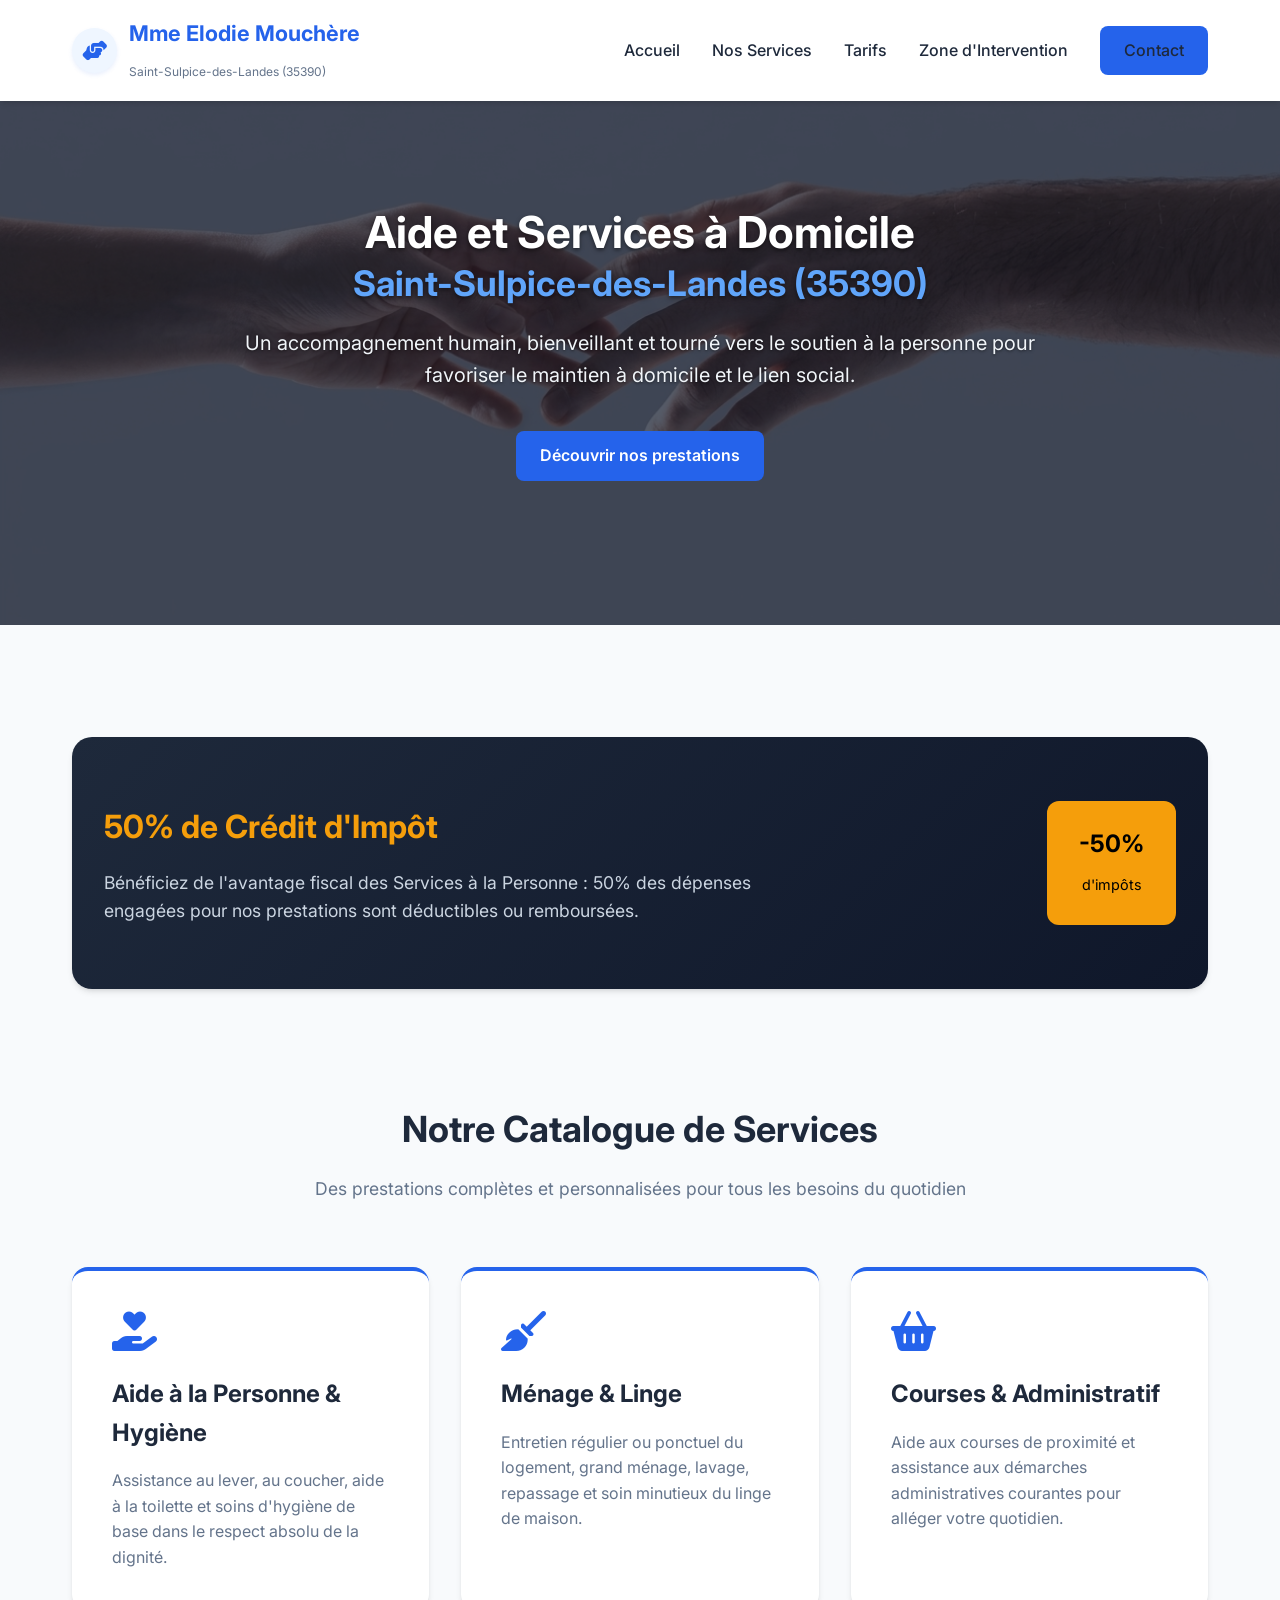
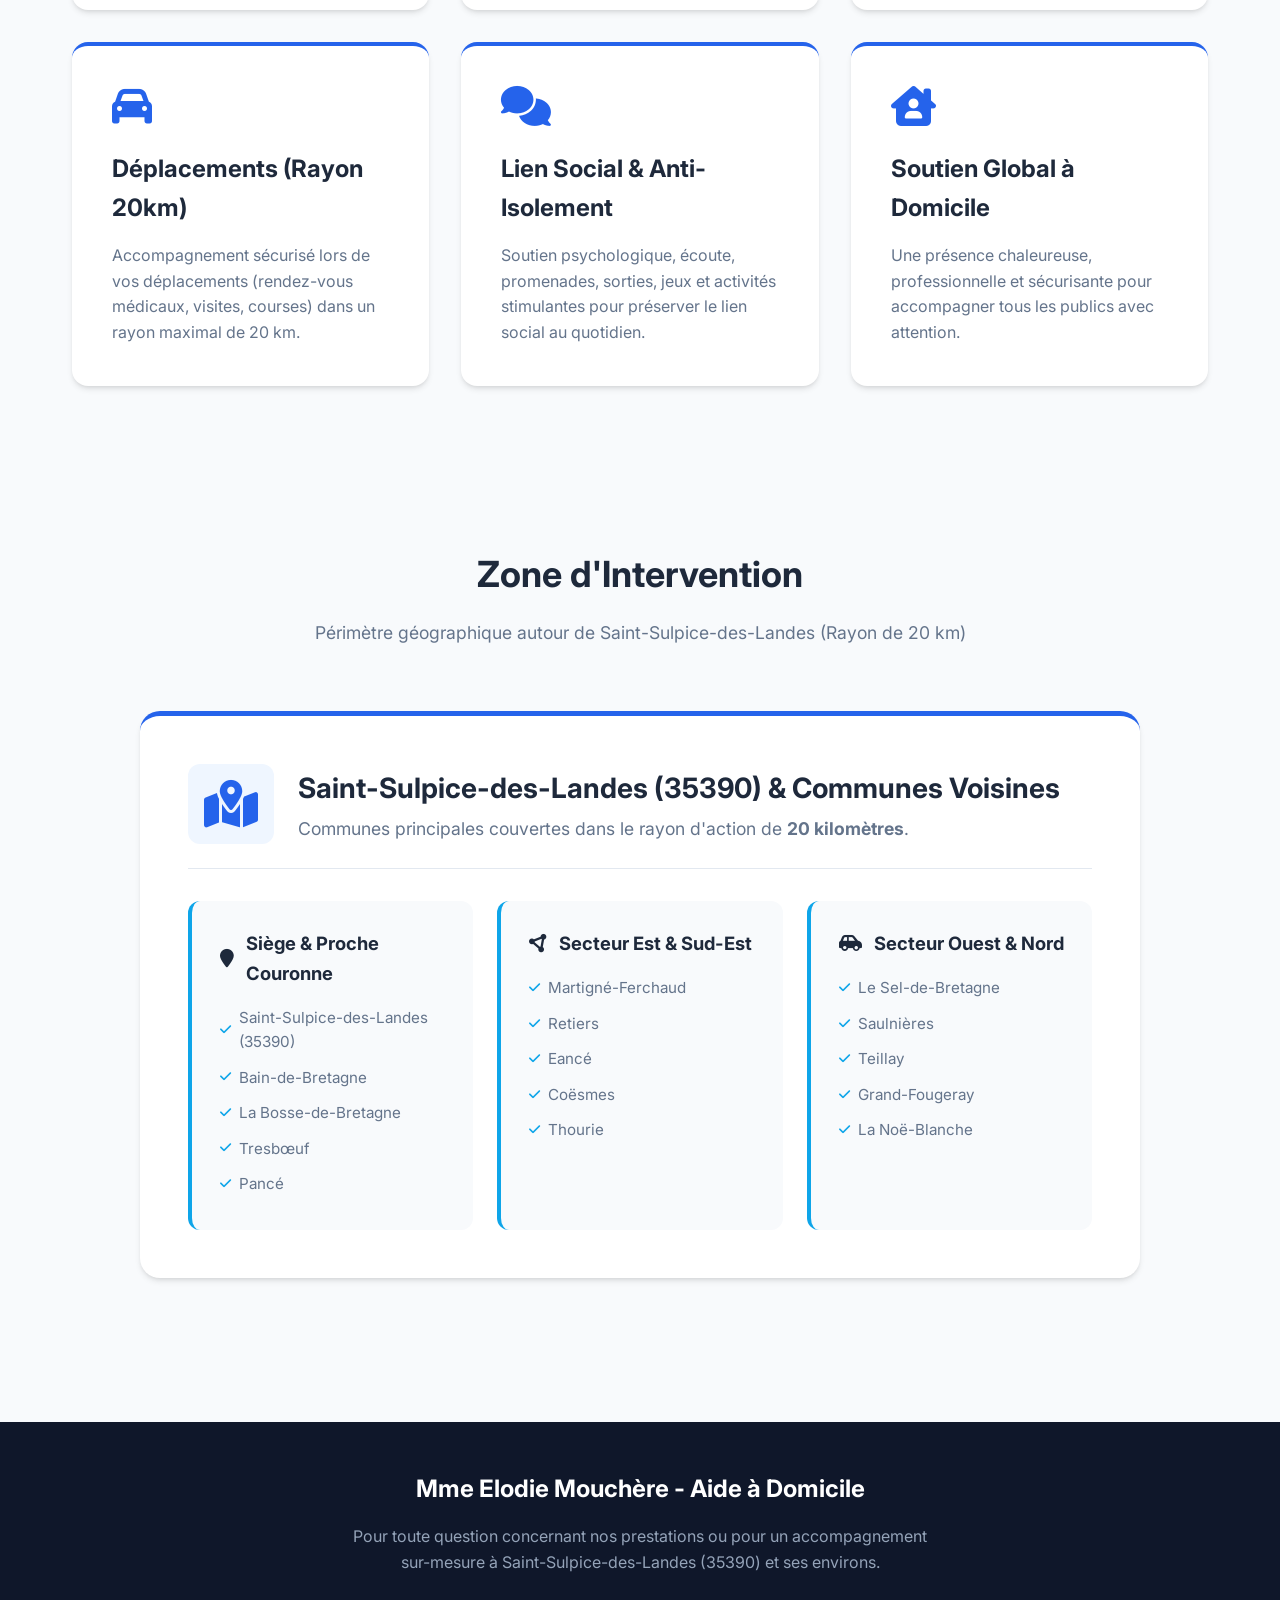
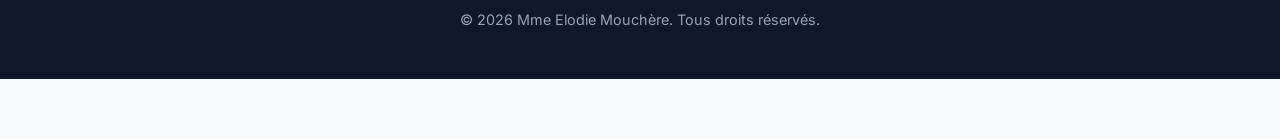
<file: site/index.html>
<!DOCTYPE html>
<html lang="fr">
<head>
    <meta charset="UTF-8">
    <meta name="viewport" content="width=device-width, initial-scale=1.0">
    <title>Mme Elodie Mouchère | Aide et Services à Domicile à Saint-Sulpice-des-Landes (35390)</title>
    <link href="https://fonts.googleapis.com/css2?family=Inter:wght@300;400;500;600;700&display=swap" rel="stylesheet">
    <link rel="stylesheet" href="https://cdnjs.cloudflare.com/ajax/libs/font-awesome/6.4.0/css/all.min.css">
    <style>
        :root {
            --primary: #2563eb; --primary-dark: #1d4ed8; --secondary: #0ea5e9; --accent: #f59e0b;
            --text-dark: #1e293b; --text-light: #64748b; --bg-light: #f8fafc; --white: #ffffff;
            --shadow: 0 4px 6px -1px rgb(0 0 0 / 0.1), 0 2px 4px -2px rgb(0 0 0 / 0.1); --transition: all 0.3s ease;
        }
        * { margin: 0; padding: 0; box-sizing: border-box; }
        body { font-family: 'Inter', sans-serif; color: var(--text-dark); background-color: var(--bg-light); line-height: 1.6; padding-bottom: 60px; }
        header { background: var(--white); box-shadow: var(--shadow); position: fixed; width: 100%; top: 0; z-index: 1000; }
        .nav-container { max-width: 1200px; margin: 0 auto; padding: 1rem 2rem; display: flex; justify-content: space-between; align-items: center; }
        .logo { font-weight: 700; font-size: 1.35rem; color: var(--primary); text-decoration: none; display: flex; align-items: center; gap: 0.75rem; }
        .logo-icon { background: #eff6ff; color: var(--primary); width: 45px; height: 45px; display: flex; align-items: center; justify-content: center; border-radius: 50%; font-size: 1.25rem; box-shadow: 0 2px 4px rgba(37, 99, 235, 0.1); }
        .nav-links { display: flex; gap: 2rem; list-style: none; align-items: center; }
        .nav-links a { text-decoration: none; color: var(--text-dark); font-weight: 500; transition: var(--transition); }
        .nav-links a:hover { color: var(--primary); }
        .btn { background: var(--primary); color: var(--white); padding: 0.75rem 1.5rem; border-radius: 8px; text-decoration: none; font-weight: 600; transition: var(--transition); display: inline-block; border: none; cursor: pointer; }
        .btn:hover { background: var(--primary-dark); transform: translateY(-2px); }
        .hero { padding: 13rem 2rem 9rem; position: relative; text-align: center; color: var(--white); overflow: hidden; }
        .hero-bg { position: absolute; top: 0; left: 0; width: 100%; height: 100%; background-image: url('mains.jpg'); background-size: cover; background-position: center; z-index: -1; }
        .hero-overlay { position: absolute; top: 0; left: 0; width: 100%; height: 100%; background: rgba(15, 23, 42, 0.7); z-index: -1; }
        .hero-content { max-width: 800px; margin: 0 auto; }
        .hero h1 { font-size: 2.75rem; color: var(--white); margin-bottom: 1.5rem; font-weight: 700; text-shadow: 0 2px 4px rgba(0,0,0,0.5); line-height: 1.1; }
        .hero h1 span { display: block; font-size: 0.8em; color: #60a5fa; margin-top: 0.5rem; }
        .hero p { font-size: 1.25rem; color: #f1f5f9; margin-bottom: 2.5rem; text-shadow: 0 1px 3px rgba(0,0,0,0.5); }
        .section { padding: 5rem 2rem; max-width: 1200px; margin: 0 auto; }
        .section-title { text-align: center; font-size: 2.25rem; margin-bottom: 1rem; font-weight: 700; }
        .section-subtitle { text-align: center; color: var(--text-light); margin-bottom: 4rem; font-size: 1.1rem; }
        .grid-3 { display: grid; grid-template-columns: repeat(auto-fit, minmax(300px, 1fr)); gap: 2rem; }
        .card { background: var(--white); padding: 2.5rem; border-radius: 16px; box-shadow: var(--shadow); transition: var(--transition); border-top: 4px solid var(--primary); }
        .card:hover { transform: translateY(-5px); box-shadow: 0 10px 20px -5px rgb(0 0 0 / 0.1); }
        .card i { font-size: 2.5rem; color: var(--primary); margin-bottom: 1.5rem; }
        .card h3 { font-size: 1.5rem; margin-bottom: 1rem; }
        .card p { color: var(--text-light); }
        .tax-banner { background: linear-gradient(135deg, #1e293b 0%, #0f172a 100%); color: var(--white); padding: 4rem 2rem; border-radius: 20px; max-width: 1200px; margin: 2rem auto; display: flex; align-items: center; justify-content: space-between; gap: 2rem; box-shadow: var(--shadow); }
        .tax-content h2 { font-size: 2rem; margin-bottom: 1rem; color: var(--accent); }
        .tax-content p { font-size: 1.1rem; color: #cbd5e1; max-width: 700px; }
        .tax-badge { background: var(--accent); color: #000; font-weight: 700; padding: 1.5rem 2rem; border-radius: 12px; text-align: center; font-size: 1.5rem; flex-shrink: 0; }
        .zone-visual-card { background: var(--white); padding: 3rem; border-radius: 20px; box-shadow: var(--shadow); max-width: 1000px; margin: 0 auto; border-top: 5px solid var(--primary); }
        .zone-header { display: flex; align-items: center; gap: 1.5rem; margin-bottom: 2rem; border-bottom: 1px solid #e2e8f0; padding-bottom: 1.5rem; }
        .zone-header i { font-size: 3rem; color: var(--primary); background: #eff6ff; padding: 1rem; border-radius: 12px; }
        .zone-header h3 { font-size: 1.75rem; color: var(--text-dark); margin-bottom: 0.25rem; }
        .zone-header p { color: var(--text-light); font-size: 1.1rem; }
        .zone-details-grid { display: grid; grid-template-columns: repeat(auto-fit, minmax(280px, 1fr)); gap: 1.5rem; }
        .zone-box { background: var(--bg-light); padding: 1.75rem; border-radius: 12px; border-left: 4px solid var(--secondary); }
        .zone-box h4 { font-size: 1.15rem; margin-bottom: 0.75rem; color: var(--text-dark); display: flex; align-items: center; gap: 0.75rem; }
        .zone-box ul { list-style: none; padding-left: 0; }
        .zone-box li { padding: 0.35rem 0; color: var(--text-light); display: flex; align-items: center; gap: 0.5rem; font-size: 0.95rem; }
        .zone-box li i { color: var(--secondary); font-size: 0.8rem; }
        footer { background: #0f172a; color: var(--white); padding: 3rem 2rem; text-align: center; margin-top: 4rem; }
        footer p { color: #94a3b8; }
        
        /* Barre de navigation mobile fixe en bas */
        .mobile-bottom-nav { display: none; }

        @media (max-width: 768px) { 
            .nav-links { display: none; } 
            .hero h1 { font-size: 2.25rem; } 
            .tax-banner { flex-direction: column; text-align: center; } 
            .zone-header { flex-direction: column; text-align: center; } 
            
            .mobile-bottom-nav {
                display: flex;
                position: fixed;
                bottom: 0;
                left: 0;
                width: 100%;
                background: var(--white);
                box-shadow: 0 -2px 10px rgba(0,0,0,0.1);
                justify-content: space-around;
                padding: 0.5rem 0;
                z-index: 1000;
            }
            .mobile-bottom-nav a {
                text-decoration: none;
                color: var(--text-dark);
                font-size: 0.75rem;
                display: flex;
                flex-direction: column;
                align-items: center;
                gap: 0.25krem;
                font-weight: 500;
            }
            .mobile-bottom-nav a i {
                font-size: 1.25rem;
                color: var(--primary);
            }
        }
    </style>
</head>
<body>
    <header>
        <div class="nav-container">
            <a href="#" class="logo">
                <div class="logo-icon"><i class="fa-solid fa-handshake-angle"></i></div>
                <span>Mme Elodie Mouchère<br><small style="font-size: 0.75rem; font-weight: normal; color: var(--text-light);">Saint-Sulpice-des-Landes (35390)</small></span>
            </a>
            <ul class="nav-links">
                <li><a href="#accueil">Accueil</a></li>
                <li><a href="#services">Nos Services</a></li>
                <li><a href="tarifs.html">Tarifs</a></li>
                <li><a href="#zone">Zone d'Intervention</a></li>
                <li><a href="#contact" class="btn">Contact</a></li>
            </ul>
        </div>
    </header>
    <section id="accueil" class="hero">
        <div class="hero-bg"></div>
        <div class="hero-overlay"></div>
        <div class="hero-content">
            <h1>Aide et Services à Domicile <span>Saint-Sulpice-des-Landes (35390)</span></h1>
            <p>Un accompagnement humain, bienveillant et tourné vers le soutien à la personne pour favoriser le maintien à domicile et le lien social.</p>
            <a href="#services" class="btn">Découvrir nos prestations</a>
        </div>
    </section>
    <section id="avantage" class="section" style="padding-bottom: 0;">
        <div class="tax-banner">
            <div class="tax-content">
                <h2>50% de Crédit d'Impôt</h2>
                <p>Bénéficiez de l'avantage fiscal des Services à la Personne : 50% des dépenses engagées pour nos prestations sont déductibles ou remboursées.</p>
            </div>
            <div class="tax-badge">-50%<br><span style="font-size: 0.9rem; font-weight: normal;">d'impôts</span></div>
        </div>
    </section>
    <section id="services" class="section">
        <h2 class="section-title">Notre Catalogue de Services</h2>
        <p class="section-subtitle">Des prestations complètes et personnalisées pour tous les besoins du quotidien</p>
        <div class="grid-3">
            <div class="card"><i class="fa-solid fa-hand-holding-heart"></i><h3>Aide à la Personne & Hygiène</h3><p>Assistance au lever, au coucher, aide à la toilette et soins d'hygiène de base dans le respect absolu de la dignité.</p></div>
            <div class="card"><i class="fa-solid fa-broom"></i><h3>Ménage & Linge</h3><p>Entretien régulier ou ponctuel du logement, grand ménage, lavage, repassage et soin minutieux du linge de maison.</p></div>
            <div class="card"><i class="fa-solid fa-basket-shopping"></i><h3>Courses & Administratif</h3><p>Aide aux courses de proximité et assistance aux démarches administratives courantes pour alléger votre quotidien.</p></div>
            <div class="card"><i class="fa-solid fa-car"></i><h3>Déplacements (Rayon 20km)</h3><p>Accompagnement sécurisé lors de vos déplacements (rendez-vous médicaux, visites, courses) dans un rayon maximal de 20 km.</p></div>
            <div class="card"><i class="fa-solid fa-comments"></i><h3>Lien Social & Anti-Isolement</h3><p>Soutien psychologique, écoute, promenades, sorties, jeux et activités stimulantes pour préserver le lien social au quotidien.</p></div>
            <div class="card"><i class="fa-solid fa-house-chimney-user"></i><h3>Soutien Global à Domicile</h3><p>Une présence chaleureuse, professionnelle et sécurisante pour accompagner tous les publics avec attention.</p></div>
        </div>
    </section>
    <section id="zone" class="section">
        <h2 class="section-title">Zone d'Intervention</h2>
        <p class="section-subtitle">Périmètre géographique autour de Saint-Sulpice-des-Landes (Rayon de 20 km)</p>
        <div class="zone-visual-card">
            <div class="zone-header">
                <i class="fa-solid fa-map-location-dot"></i>
                <div>
                    <h3>Saint-Sulpice-des-Landes (35390) & Communes Voisines</h3>
                    <p>Communes principales couvertes dans le rayon d'action de <strong>20 kilomètres</strong>.</p>
                </div>
            </div>
            <div class="zone-details-grid">
                <div class="zone-box">
                    <h4><i class="fa-solid fa-location-pin"></i> Siège & Proche Couronne</h4>
                    <ul><li><i class="fa-solid fa-check"></i> Saint-Sulpice-des-Landes (35390)</li><li><i class="fa-solid fa-check"></i> Bain-de-Bretagne</li><li><i class="fa-solid fa-check"></i> La Bosse-de-Bretagne</li><li><i class="fa-solid fa-check"></i> Tresbœuf</li><li><i class="fa-solid fa-check"></i> Pancé</li></ul>
                </div>
                <div class="zone-box">
                    <h4><i class="fa-solid fa-circle-nodes"></i> Secteur Est & Sud-Est</h4>
                    <ul><li><i class="fa-solid fa-check"></i> Martigné-Ferchaud</li><li><i class="fa-solid fa-check"></i> Retiers</li><li><i class="fa-solid fa-check"></i> Eancé</li><li><i class="fa-solid fa-check"></i> Coësmes</li><li><i class="fa-solid fa-check"></i> Thourie</li></ul>
                </div>
                <div class="zone-box">
                    <h4><i class="fa-solid fa-car-side"></i> Secteur Ouest & Nord</h4>
                    <ul><li><i class="fa-solid fa-check"></i> Le Sel-de-Bretagne</li><li><i class="fa-solid fa-check"></i> Saulnières</li><li><i class="fa-solid fa-check"></i> Teillay</li><li><i class="fa-solid fa-check"></i> Grand-Fougeray</li><li><i class="fa-solid fa-check"></i> La Noë-Blanche</li></ul>
                </div>
            </div>
        </div>
    </section>
    <footer>
        <div class="section-content" style="max-width: 600px; margin: 0 auto; text-align: center;">
            <h2 style="margin-bottom: 1rem; color: var(--white);">Mme Elodie Mouchère - Aide à Domicile</h2>
            <p style="margin-bottom: 2rem;">Pour toute question concernant nos prestations ou pour un accompagnement sur-mesure à Saint-Sulpice-des-Landes (35390) et ses environs.</p>
            <p style="font-size: 0.9rem;">&copy; 2026 Mme Elodie Mouchère. Tous droits réservés.</p>
        </div>
    </footer>

    <!-- Barre de navigation mobile -->
    <nav class="mobile-bottom-nav">
        <a href="#accueil"><i class="fa-solid fa-house"></i>Accueil</a>
        <a href="#services"><i class="fa-solid fa-list-check"></i>Services</a>
        <a href="tarifs.html"><i class="fa-solid fa-tags"></i>Tarifs</a>
        <a href="#zone"><i class="fa-solid fa-map-location-dot"></i>Zone</a>
    </nav>
</body>
</html>
</file>
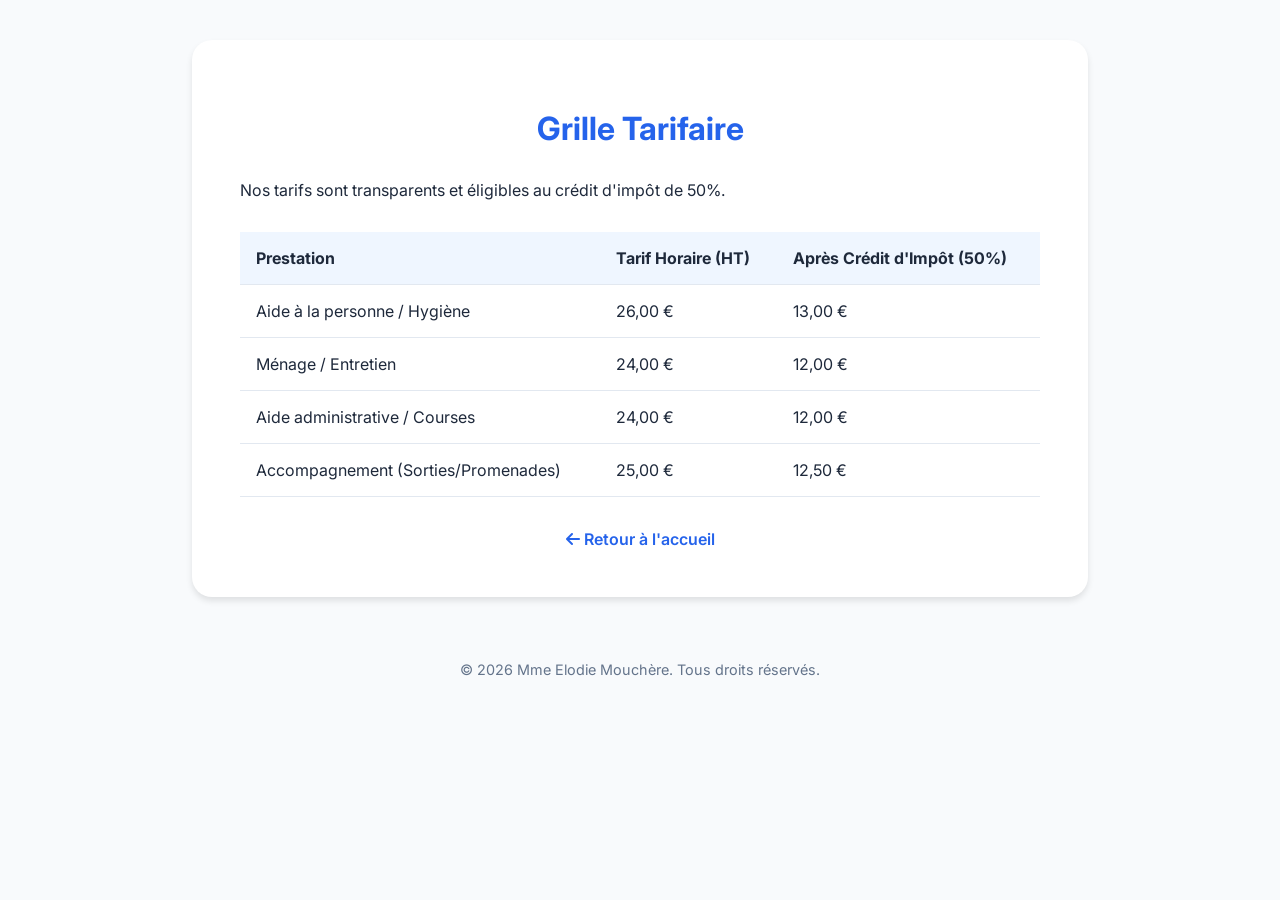
<file: site/tarifs.html>
<!DOCTYPE html>
<html lang="fr">
<head>
    <meta charset="UTF-8">
    <meta name="viewport" content="width=device-width, initial-scale=1.0">
    <title>Tarifs | Mme Elodie Mouchère - Aide à Domicile</title>
    <link href="https://fonts.googleapis.com/css2?family=Inter:wght@300;400;500;600;700&display=swap" rel="stylesheet">
    <link rel="stylesheet" href="https://cdnjs.cloudflare.com/ajax/libs/font-awesome/6.4.0/css/all.min.css">
    <style>
        :root { --primary: #2563eb; --text-dark: #1e293b; --bg-light: #f8fafc; --white: #ffffff; }
        body { font-family: 'Inter', sans-serif; color: var(--text-dark); background-color: var(--bg-light); padding: 2rem; }
        .container { max-width: 800px; margin: 0 auto; background: var(--white); padding: 3rem; border-radius: 20px; box-shadow: 0 4px 6px rgba(0,0,0,0.1); }
        h1 { color: var(--primary); margin-bottom: 2rem; text-align: center; }
        table { width: 100%; border-collapse: collapse; margin-top: 2rem; }
        th, td { padding: 1rem; border-bottom: 1px solid #e2e8f0; text-align: left; }
        th { background: #eff6ff; }
        .back-link { display: block; margin-top: 2rem; text-align: center; color: var(--primary); text-decoration: none; font-weight: 600; }
        footer { text-align: center; margin-top: 4rem; color: #64748b; font-size: 0.9rem; }
    </style>
</head>
<body>
    <div class="container">
        <h1>Grille Tarifaire</h1>
        <p>Nos tarifs sont transparents et éligibles au crédit d'impôt de 50%.</p>
        <table>
            <thead>
                <tr>
                    <th>Prestation</th>
                    <th>Tarif Horaire (HT)</th>
                    <th>Après Crédit d'Impôt (50%)</th>
                </tr>
            </thead>
            <tbody>
                <tr><td>Aide à la personne / Hygiène</td><td>26,00 €</td><td>13,00 €</td></tr>
                <tr><td>Ménage / Entretien</td><td>24,00 €</td><td>12,00 €</td></tr>
                <tr><td>Aide administrative / Courses</td><td>24,00 €</td><td>12,00 €</td></tr>
                <tr><td>Accompagnement (Sorties/Promenades)</td><td>25,00 €</td><td>12,50 €</td></tr>
            </tbody>
        </table>
        <a href="index.html" class="back-link"><i class="fa-solid fa-arrow-left"></i> Retour à l'accueil</a>
    </div>
    <footer>
        &copy; 2026 Mme Elodie Mouchère. Tous droits réservés.
    </footer>
</body>
</html>
</file>
